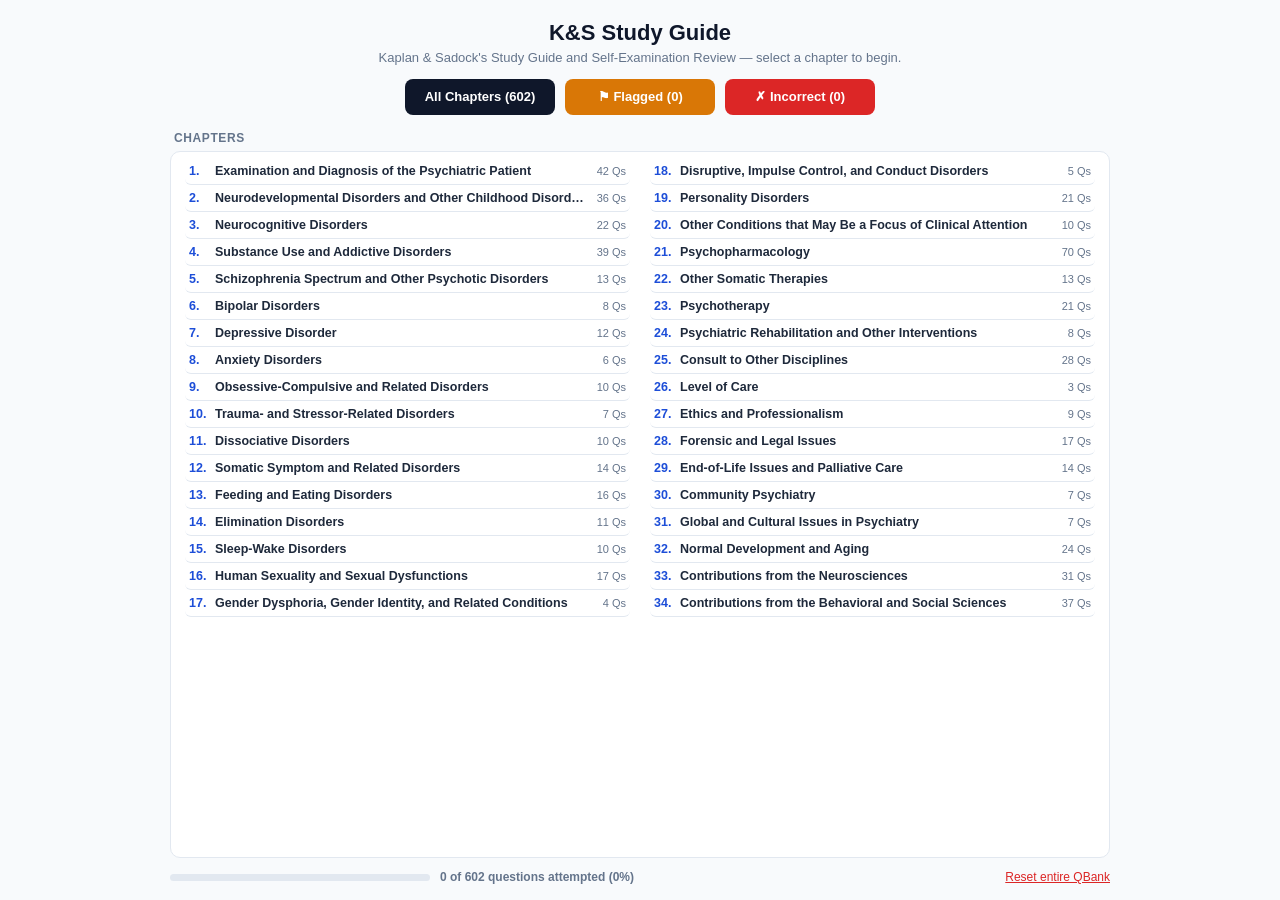
<file: index.html>
<!DOCTYPE html>
<html lang="en">
<head>
<meta charset="UTF-8">
<meta name="viewport" content="width=device-width, initial-scale=1.0">
<meta name="robots" content="noindex, nofollow, noarchive">
<title>K&amp;S Study Guide</title>
<link rel="icon" href="data:image/svg+xml,%3Csvg xmlns='http://www.w3.org/2000/svg' viewBox='0 0 100 100'%3E%3Crect width='100' height='100' rx='18' fill='%230f172a'/%3E%3Ctext x='50' y='64' font-family='Arial, sans-serif' font-size='42' font-weight='700' fill='%232563eb' text-anchor='middle'%3EK%26S%3C/text%3E%3C/svg%3E">
<style>
  :root {
    --blue: #2563eb;
    --blue-dark: #1d4ed8;
    --blue-bg: #eff6ff;
    --green: #16a34a;
    --green-bg: #dcfce7;
    --red: #dc2626;
    --red-bg: #fee2e2;
    --amber: #d97706;
    --amber-bg: #fef3c7;
    --border: #e2e8f0;
    --text: #1e293b;
    --muted: #64748b;
    --bg: #f8fafc;
    --card: #ffffff;
    --navy: #0f172a;
  }
  * { box-sizing: border-box; }
  body {
    margin: 0;
    font-family: -apple-system, BlinkMacSystemFont, "Segoe UI", Roboto, Arial, sans-serif;
    background: var(--bg);
    color: var(--text);
  }
  header {
    background: var(--navy);
    color: white;
    padding: 10px 20px;
    position: sticky;
    top: 0;
    z-index: 20;
  }
  header h1 {
    font-size: 15px;
    margin: 0 0 10px 0;
    font-weight: 700;
    color: #cbd5e1;
    letter-spacing: 0.02em;
  }
  .controls {
    display: flex;
    flex-wrap: wrap;
    gap: 10px;
    align-items: center;
  }
  select, button {
    font: inherit;
    border-radius: 6px;
    border: 1px solid var(--border);
    padding: 7px 12px;
    background: var(--card);
    cursor: pointer;
  }
  select { min-width: 220px; }
  .tab-group, .mode-toggle { display: flex; border-radius: 6px; overflow: hidden; }
  .tab-group button, .mode-toggle button {
    border: none;
    border-radius: 0;
    background: #1e293b;
    color: #cbd5e1;
    font-size: 13px;
    font-weight: 600;
  }
  .tab-group button.active, .mode-toggle button.active {
    background: var(--blue);
    color: white;
  }
  .home-btn {
    background: #1e293b;
    color: #cbd5e1;
    font-size: 13px;
    font-weight: 700;
    border: 1px solid #334155;
  }
  .home-btn:hover { background: #334155; color: white; }
  .search-row { margin-top: 10px; }
  #searchInput {
    flex: 1;
    min-width: 260px;
    max-width: 480px;
    background: #1e293b;
    border: 1px solid #334155;
    color: white;
  }
  #searchInput::placeholder { color: #94a3b8; }
  #clearSearchBtn { background: #1e293b; color: #cbd5e1; border: 1px solid #334155; }
  #clearSearchBtn:hover { background: #334155; color: white; }
  .score-badge {
    margin-left: auto;
    font-size: 13px;
    color: #e2e8f0;
    font-weight: 600;
    white-space: nowrap;
  }
  .qnav {
    display: flex;
    gap: 6px;
    overflow-x: auto;
    padding: 8px 20px;
    background: #1e293b;
    border-bottom: 1px solid #334155;
  }
  .qnav-pill {
    position: relative;
    flex-shrink: 0;
    width: 30px;
    height: 28px;
    border-radius: 5px;
    border: 1px solid #475569;
    background: #334155;
    color: #cbd5e1;
    font-size: 11px;
    font-weight: 700;
    display: flex;
    align-items: center;
    justify-content: center;
    cursor: pointer;
    padding: 0;
  }
  .qnav-pill.current { border-color: white; box-shadow: 0 0 0 2px var(--blue); }
  .qnav-pill.q-correct { background: var(--green); color: white; border-color: var(--green); }
  .qnav-pill.q-incorrect { background: var(--red); color: white; border-color: var(--red); }
  .qnav-pill.q-answered { background: #475569; color: white; }
  .qnav-pill .flag-dot {
    position: absolute;
    top: -3px;
    right: -3px;
    width: 8px;
    height: 8px;
    border-radius: 50%;
    background: var(--amber);
    border: 1px solid #1e293b;
  }
  main {
    max-width: 780px;
    margin: 20px auto;
    padding: 0 16px 90px 16px;
  }
  .progress {
    font-size: 13px;
    color: var(--muted);
    margin-bottom: 8px;
    display: flex;
    justify-content: space-between;
  }
  .card {
    background: var(--card);
    border: 1px solid var(--border);
    border-radius: 12px;
    padding: 24px;
    box-shadow: 0 1px 2px rgba(0,0,0,0.04);
  }
  .card-header {
    display: flex;
    justify-content: space-between;
    align-items: center;
    margin-bottom: 12px;
    gap: 8px;
  }
  .tag {
    display: inline-block;
    font-size: 12px;
    font-weight: 700;
    color: var(--blue-dark);
    background: var(--blue-bg);
    padding: 3px 10px;
    border-radius: 999px;
  }
  .card-header-actions { display: flex; gap: 6px; }
  .icon-btn {
    font-size: 12px;
    padding: 5px 10px;
    background: var(--card);
    border: 1px solid var(--border);
    color: var(--muted);
    border-radius: 6px;
  }
  .icon-btn.flagged { background: var(--amber-bg); border-color: var(--amber); color: var(--amber); font-weight: 700; }
  .icon-btn.retry-btn { color: var(--blue-dark); border-color: var(--blue); font-weight: 700; }
  .question-text {
    font-size: 16px;
    line-height: 1.55;
    margin: 0 0 18px 0;
    white-space: pre-wrap;
  }
  .choices { display: flex; flex-direction: column; gap: 8px; }
  .choice {
    display: flex;
    gap: 12px;
    align-items: center;
    text-align: left;
    border: 1px solid var(--border);
    border-radius: 10px;
    padding: 10px 14px;
    background: var(--card);
    font-size: 14.5px;
    line-height: 1.45;
    color: var(--text);
    width: 100%;
  }
  .choice:hover:not(.locked) { border-color: var(--blue); background: var(--blue-bg); }
  .choice.clickable { cursor: pointer; }
  .choice .letter {
    font-weight: 700;
    color: var(--blue-dark);
    flex-shrink: 0;
    width: 24px;
    height: 24px;
    border-radius: 50%;
    border: 1.5px solid var(--blue-dark);
    display: flex;
    align-items: center;
    justify-content: center;
    font-size: 12px;
  }
  .choice.selected-test { background: var(--blue-bg); border-color: var(--blue); }
  .choice.selected-test .letter { background: var(--blue); color: white; }
  .choice.correct { background: var(--green-bg); border-color: var(--green); }
  .choice.correct .letter { background: var(--green); border-color: var(--green); color: white; }
  .choice.incorrect { background: var(--red-bg); border-color: var(--red); }
  .choice.incorrect .letter { background: var(--red); border-color: var(--red); color: white; }
  .actions {
    margin-top: 18px;
    display: flex;
    gap: 10px;
  }
  .btn-primary {
    background: var(--blue);
    color: white;
    border: none;
    font-weight: 600;
  }
  .btn-primary:hover { background: var(--blue-dark); }
  .btn-secondary { background: var(--card); }
  .btn-danger { background: var(--red); color: white; border: none; font-weight: 600; }
  .answer-panel {
    margin-top: 18px;
    padding-top: 18px;
    border-top: 1px dashed var(--border);
  }
  .answer-panel .result {
    font-weight: 700;
    margin-bottom: 8px;
  }
  .result.correct-result { color: var(--green); }
  .result.incorrect-result { color: var(--red); }
  .explanation {
    font-size: 14.5px;
    line-height: 1.6;
    color: var(--text);
  }
  .test-hint {
    margin-top: 14px;
    font-size: 13px;
    color: var(--muted);
    font-style: italic;
  }
  .bottom-bar {
    position: fixed;
    bottom: 0;
    left: 0;
    right: 0;
    background: var(--navy);
    padding: 10px 20px;
    display: flex;
    gap: 10px;
    justify-content: center;
    z-index: 20;
  }
  .bottom-bar button {
    background: #1e293b;
    color: white;
    border: 1px solid #334155;
    min-width: 120px;
  }
  .bottom-bar button:hover { background: #334155; }
  .bottom-bar .finish-btn { background: var(--blue); border-color: var(--blue); }
  .bottom-bar .finish-btn:hover { background: var(--blue-dark); }
  .empty-state, .summary-panel {
    background: var(--card);
    border: 1px solid var(--border);
    border-radius: 12px;
    padding: 32px 24px;
    text-align: center;
  }
  .summary-panel h2 { margin-top: 0; }
  .summary-stats {
    display: flex;
    justify-content: center;
    gap: 24px;
    margin: 20px 0;
    flex-wrap: wrap;
  }
  .summary-stat { min-width: 90px; }
  .summary-stat .num { font-size: 28px; font-weight: 800; }
  .summary-stat .label { font-size: 12px; color: var(--muted); text-transform: uppercase; letter-spacing: 0.04em; }
  .summary-stat.correct .num { color: var(--green); }
  .summary-stat.incorrect .num { color: var(--red); }
  .summary-stat.omitted .num { color: var(--muted); }
  .missed-chips {
    display: flex;
    flex-wrap: wrap;
    gap: 6px;
    justify-content: center;
    margin: 16px 0;
  }
  .missed-chip {
    background: var(--red-bg);
    color: var(--red);
    border: 1px solid var(--red);
    border-radius: 6px;
    padding: 4px 9px;
    font-size: 12.5px;
    font-weight: 600;
  }
  .summary-actions {
    display: flex;
    gap: 10px;
    justify-content: center;
    flex-wrap: wrap;
    margin-top: 18px;
  }
  footer {
    text-align: center;
    font-size: 12px;
    color: var(--muted);
    padding: 20px;
  }
  .reset-links { display: flex; gap: 14px; }
  .reset-link {
    background: none;
    border: none;
    color: var(--muted);
    text-decoration: underline;
    padding: 0;
    font-size: 12px;
  }
  .reset-link-danger { color: var(--red); }
  #homeBtn {
    background: none;
    border: none;
    padding: 0;
    color: #cbd5e1;
    font-size: 15px;
    font-weight: 700;
    letter-spacing: 0.02em;
    cursor: pointer;
  }
  #homeBtn:hover { color: white; text-decoration: underline; }
  #landingScreen {
    max-width: 980px;
    margin: 0 auto;
    height: 100vh;
    padding: 20px 20px 16px 20px;
    display: flex;
    flex-direction: column;
  }
  .landing-hero { text-align: center; margin-bottom: 14px; flex-shrink: 0; }
  .landing-hero h1 {
    font-size: 22px;
    margin: 0 0 4px 0;
    color: var(--navy);
  }
  .landing-hero p {
    color: var(--muted);
    font-size: 13px;
    margin: 0;
  }
  .landing-quick-links {
    display: flex;
    gap: 10px;
    justify-content: center;
    flex-wrap: wrap;
    margin-bottom: 16px;
    flex-shrink: 0;
  }
  .landing-quick-card {
    background: var(--navy);
    color: white;
    border: none;
    border-radius: 8px;
    padding: 8px 20px;
    font-size: 13px;
    font-weight: 700;
    cursor: pointer;
    min-width: 150px;
    line-height: 1.5;
  }
  .landing-quick-card:hover { background: #1e293b; }
  .landing-quick-card.flag-card { background: var(--amber); }
  .landing-quick-card.flag-card:hover { background: #b45309; }
  .landing-quick-card.incorrect-card { background: var(--red); }
  .landing-quick-card.incorrect-card:hover { background: #b91c1c; }
  .landing-section-label {
    font-size: 12px;
    font-weight: 700;
    text-transform: uppercase;
    letter-spacing: 0.05em;
    color: var(--muted);
    margin: 0 0 6px 4px;
    flex-shrink: 0;
  }
  .landing-list-wrap {
    flex: 1;
    min-height: 0;
    overflow-y: auto;
    background: var(--card);
    border: 1px solid var(--border);
    border-radius: 10px;
    padding: 6px 14px;
  }
  .landing-list {
    columns: 2;
    column-gap: 20px;
  }
  .landing-row {
    display: flex;
    align-items: center;
    gap: 8px;
    width: 100%;
    text-align: left;
    background: none;
    border: none;
    border-bottom: 1px solid var(--border);
    padding: 6px 4px;
    cursor: pointer;
    break-inside: avoid;
    font-size: 12.5px;
  }
  .landing-row:hover { background: var(--blue-bg); }
  .landing-row .ch-num {
    font-weight: 700;
    color: var(--blue-dark);
    flex-shrink: 0;
    width: 18px;
  }
  .landing-row .ch-title {
    flex: 1;
    color: var(--text);
    font-weight: 600;
    overflow: hidden;
    text-overflow: ellipsis;
    white-space: nowrap;
    min-width: 0;
  }
  .landing-row .ch-meta {
    color: var(--muted);
    font-size: 11px;
    flex-shrink: 0;
    white-space: nowrap;
  }
  .landing-row .ch-meta .stat-correct { color: var(--green); font-weight: 700; }
  .landing-row .ch-meta .stat-incorrect { color: var(--red); font-weight: 700; }
  .landing-footer {
    display: flex;
    align-items: center;
    justify-content: space-between;
    gap: 16px;
    margin-top: 12px;
    flex-shrink: 0;
  }
  .landing-progress {
    display: flex;
    align-items: center;
    gap: 10px;
    flex: 1;
    min-width: 0;
  }
  .landing-progress-bar {
    flex: 1;
    max-width: 260px;
    height: 7px;
    border-radius: 999px;
    background: var(--border);
    overflow: hidden;
  }
  .landing-progress-fill {
    height: 100%;
    background: var(--blue);
    border-radius: 999px;
  }
  .landing-progress-text {
    font-size: 12px;
    color: var(--muted);
    white-space: nowrap;
    font-weight: 600;
  }
  #studyScreen { display: none; }
</style>
</head>
<body>
<div id="landingScreen"></div>
<div id="studyScreen">
<header>
  <h1>K&amp;S Study Guide</h1>
  <div class="controls">
    <button type="button" id="homeBtn" class="home-btn" title="Back to chapter selection">&#8962; Home</button>
    <select id="chapterSelect"></select>
    <div class="tab-group">
      <button id="viewStudyBtn" data-view="study">Study</button>
      <button id="viewFlaggedBtn" data-view="flagged">Flagged (<span id="flaggedCount">0</span>)</button>
      <button id="viewIncorrectBtn" data-view="incorrect">Incorrect (<span id="incorrectCount">0</span>)</button>
    </div>
    <div class="mode-toggle">
      <button id="modeQuizBtn" data-mode="quiz">Quiz</button>
      <button id="modeTestBtn" data-mode="test">Test</button>
      <button id="modeBrowseBtn" data-mode="browse">Browse</button>
    </div>
    <span class="score-badge" id="scoreBadge"></span>
  </div>
  <div class="controls search-row">
    <input type="search" id="searchInput" placeholder="Search questions, choices, or explanations...">
    <button type="button" id="clearSearchBtn" class="btn-secondary" style="display:none">&times; Clear</button>
  </div>
</header>
<div class="qnav" id="qnav"></div>
<main>
  <div class="progress">
    <span id="progressText"></span>
    <span class="reset-links">
      <button class="reset-link" id="resetSectionBtn" title="Clear answers, flags, and incorrect records for the questions currently shown">Reset this section</button>
      <button class="reset-link reset-link-danger" id="resetAllBtn" title="Clear all quiz/test answers, flags, and incorrect records for the entire question bank">Reset entire QBank</button>
    </span>
  </div>
  <div id="content"></div>
</main>
<div class="bottom-bar">
  <button id="prevBtn">&larr; Previous</button>
  <button id="finishTestBtn" class="finish-btn" style="display:none">Finish Test</button>
  <button id="nextBtn">Next &rarr;</button>
</div>
<footer>
  602 questions, answers, and explanations extracted directly from Kaplan &amp; Sadock's Study Guide and Self-Examination Review — for personal study use.
</footer>
</div>
<script src="data.js?v=3"></script>
<script src="app.js?v=3"></script>
</body>
</html>
</file>
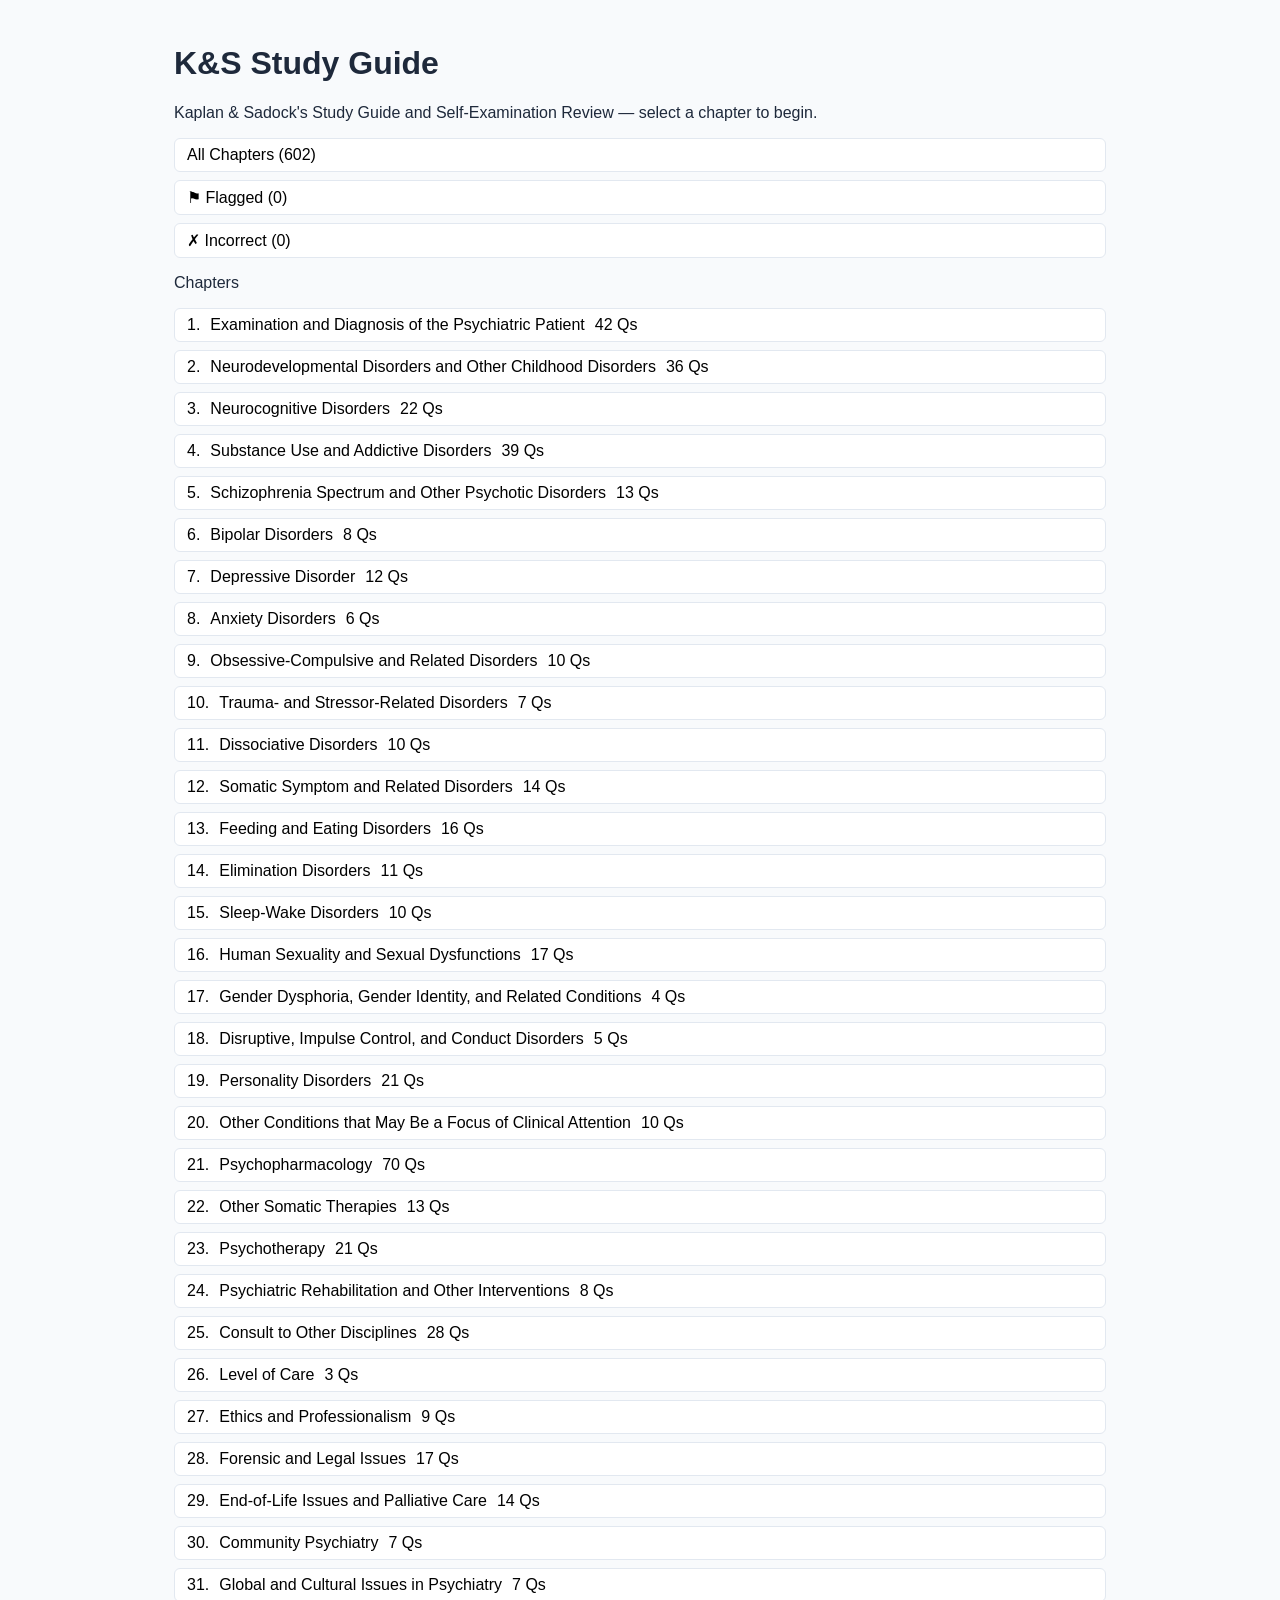
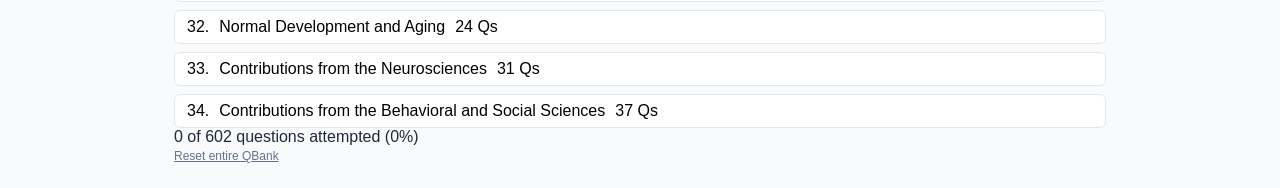
<file: boards-study.html>
<!DOCTYPE html>
<html lang="en">
<head>
  <meta charset="UTF-8">
  <meta name="viewport" content="width=device-width, initial-scale=1.0">
  <meta name="robots" content="noindex, nofollow, noarchive">
  <meta name="referrer" content="strict-origin-when-cross-origin">
  <title>Psychiatry Board Practice Set</title>
  <link rel="stylesheet" href="./study-shell.css?v=1">
</head>
<body>
  <div id="landingScreen"></div>
  <div id="studyScreen">
    <header>
      <h1>Psychiatry Board Practice</h1>
      <div class="controls">
        <button type="button" id="homeBtn" class="home-btn" title="Back to chapter selection">⌂ Home</button>
        <select id="chapterSelect"></select>
        <div class="tab-group">
          <button id="viewStudyBtn" data-view="study">Study</button>
          <button id="viewFlaggedBtn" data-view="flagged">Flagged (<span id="flaggedCount">0</span>)</button>
          <button id="viewIncorrectBtn" data-view="incorrect">Incorrect (<span id="incorrectCount">0</span>)</button>
        </div>
        <div class="mode-toggle">
          <button id="modeQuizBtn" data-mode="quiz">Quiz</button>
          <button id="modeTestBtn" data-mode="test">Test</button>
          <button id="modeBrowseBtn" data-mode="browse">Browse</button>
        </div>
        <span class="score-badge" id="scoreBadge"></span>
      </div>
      <div class="controls search-row">
        <input type="search" id="searchInput" placeholder="Search questions, choices, or explanations...">
        <button type="button" id="clearSearchBtn" class="btn-secondary" style="display:none">× Clear</button>
      </div>
    </header>
    <div class="qnav" id="qnav"></div>
    <main>
      <div class="progress">
        <span id="progressText"></span>
        <span class="reset-links">
          <button class="reset-link" id="resetSectionBtn">Reset this section</button>
          <button class="reset-link" id="resetAllBtn">Reset entire QBank</button>
        </span>
      </div>
      <div id="content"></div>
    </main>
    <div class="bottom-bar">
      <button id="prevBtn">← Previous</button>
      <button id="finishTestBtn" class="finish-btn" style="display:none">Finish Test</button>
      <button id="nextBtn">Next →</button>
    </div>
    <footer>Personal ABPN study runtime. Original and supplemental content remain visibly attributed.</footer>
  </div>
  <script src="./boards-config.js?v=4"></script>
  <script src="./data.js?v=3"></script>
  <script src="./generated/ks-psychiatry-core-content.js?v=1"></script>
  <script src="./boards-content-provenance.js?v=1"></script>
  <script src="./app.js?v=3"></script>
  <script src="./boards-provenance-ui.js?v=1"></script>
</body>
</html>
</file>
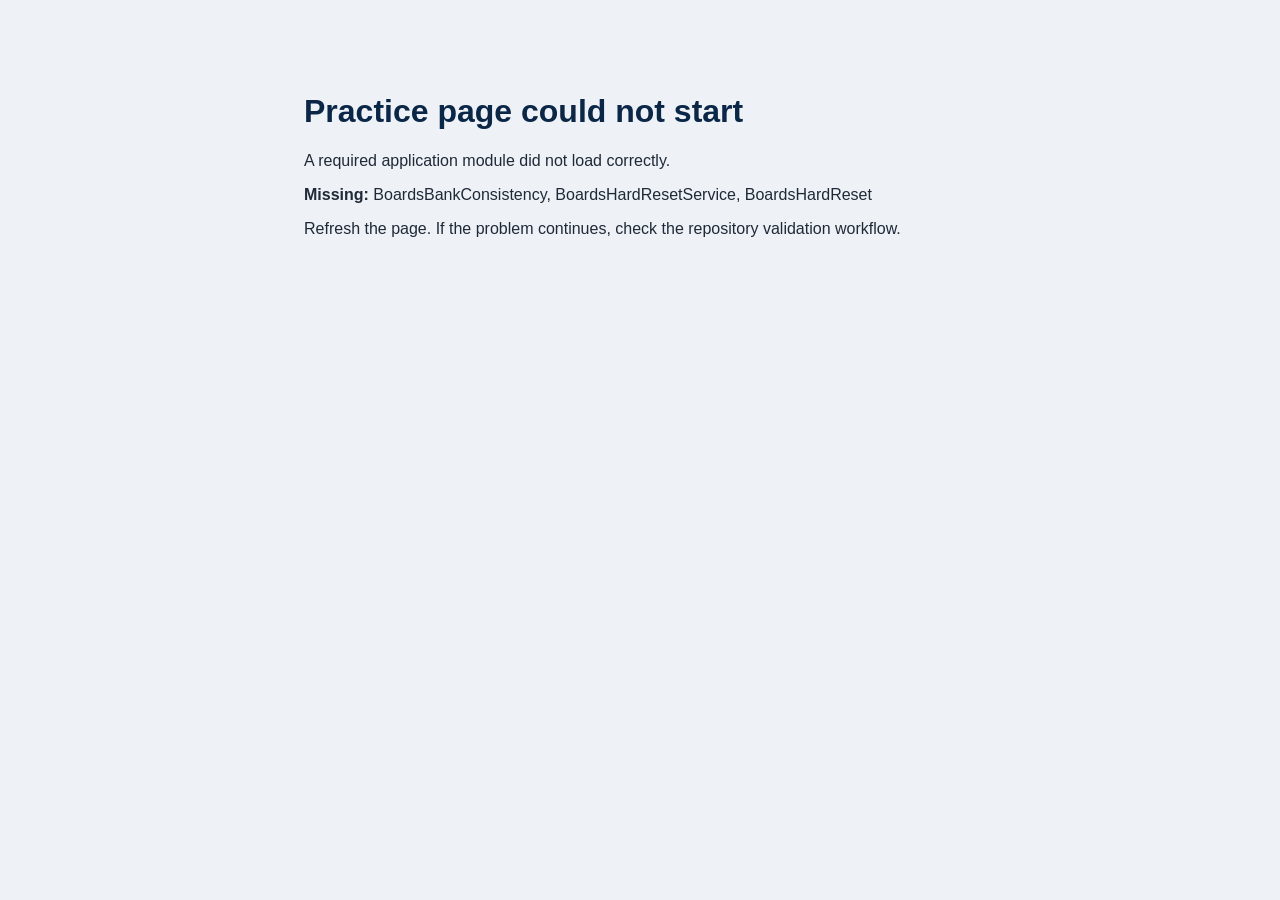
<file: boards.html>
<!DOCTYPE html>
<html lang="en">
<head>
  <meta charset="UTF-8">
  <meta name="viewport" content="width=device-width, initial-scale=1.0">
  <meta name="robots" content="noindex, nofollow, noarchive">
  <meta name="referrer" content="strict-origin-when-cross-origin">
  <title>ABPN Psychiatry Study</title>
  <link rel="stylesheet" href="./styles/tokens.css?v=1">
  <link rel="stylesheet" href="./boards-shell.css?v=4">
  <link rel="stylesheet" href="./styles/ui-foundation.css?v=2">
  <link rel="stylesheet" href="./styles/feature-panels.css?v=1">
  <link rel="stylesheet" href="./styles/device-sync.css?v=4">
  <link rel="stylesheet" href="./boards-analytics.css?v=4">
  <link rel="stylesheet" href="./boards-builder.css?v=2">
</head>
<body>
  <div id="dashboardScreen" class="dashboard-screen">
    <header class="dashboard-topbar">
      <div>
        <div class="dashboard-eyebrow">ABPN PSYCHIATRY STUDY SITE</div>
        <h1>ABPN Psychiatry Study</h1>
      </div>
      <div class="dashboard-top-actions">
        <a href="./index.html" class="text-link">Original study guide</a>
      </div>
    </header>

    <main class="dashboard-main">
      <section class="welcome-row">
        <div>
          <h2>Study dashboard</h2>
          <p>Choose a question bank, create or resume a practice set, and review your progress across the ABPN study site.</p>
        </div>
        <div class="dashboard-region dashboard-region-welcome-tools" data-dashboard-region="welcome-tools"></div>
      </section>

      <section id="summaryStats" class="summary-stats" aria-label="Question bank statistics"></section>

      <section id="deviceSyncCard" class="device-sync-card dashboard-card" aria-labelledby="deviceSyncTitle">
        <div class="device-sync-heading">
          <div>
            <div class="card-kicker">DEVICE SYNC</div>
            <h3 id="deviceSyncTitle">Keep your newest progress on every device</h3>
            <p>The app securely compares this browser with your private Google Drive copy and uses the clearly newer one.</p>
          </div>
          <div id="deviceSyncStatus" class="device-sync-status neutral" aria-live="polite">Not connected</div>
        </div>
        <div id="deviceSyncMessage" class="device-sync-message" aria-live="polite">
          <strong>Connect to check your saved progress</strong>
          <span>Nothing is replaced until the comparison is complete.</span>
        </div>
        <div class="device-sync-single-action">
          <button type="button" id="deviceSyncNow" class="primary-button">Connect and sync</button>
          <div id="deviceSyncLastSync" class="field-help">No completed sync recorded on this browser.</div>
        </div>
      </section>

      <section class="dashboard-grid">
        <div class="dashboard-column">
          <article id="resumeCard" class="dashboard-card resume-card"></article>

          <article class="dashboard-card">
            <div class="card-heading-row">
              <div>
                <div class="card-kicker">CREATE</div>
                <h3>New practice set</h3>
              </div>
            </div>

            <div class="dashboard-region dashboard-region-practice-builder" data-dashboard-region="practice-builder"></div>

            <div class="form-section">
              <label class="field-label" for="questionCount">Number of questions</label>
              <div class="number-row">
                <input id="questionCount" type="number" min="1" max="602" value="40">
                <span id="questionRangeText">of 602 available</span>
              </div>
            </div>

            <div class="form-section">
              <div class="field-label">Mode</div>
              <div class="option-grid" id="modeOptions">
                <button type="button" class="option-card selected" data-mode="test">
                  <span class="option-title">Test mode</span>
                  <span class="option-copy">Answers and explanations stay hidden until you submit.</span>
                </button>
                <button type="button" class="option-card" data-mode="quiz">
                  <span class="option-title">Tutor mode</span>
                  <span class="option-copy">See the answer and explanation immediately.</span>
                </button>
              </div>
            </div>

            <div class="form-section" id="timingSection">
              <div class="field-label">Timing</div>
              <div class="segmented-control" id="timingOptions">
                <button type="button" class="segment selected" data-timing="timed">Timed</button>
                <button type="button" class="segment" data-timing="untimed">Untimed</button>
              </div>
              <div id="timerFields" class="timer-fields">
                <label>Hours<input id="timerHours" type="number" min="0" max="99" value="0"></label>
                <label>Minutes<input id="timerMinutes" type="number" min="0" max="59" value="47"></label>
                <label>Seconds<input id="timerSeconds" type="number" min="0" max="59" value="4"></label>
                <button type="button" id="boardPaceBtn" class="secondary-button">Use board pace</button>
              </div>
              <p class="field-help">The countdown is displayed continuously as hours:minutes:seconds.</p>
            </div>

            <button type="button" id="startNewSetBtn" class="primary-button full-width">Start randomized set</button>
          </article>

          <article class="dashboard-card">
            <div class="card-heading-row">
              <div>
                <div class="card-kicker">REVIEW</div>
                <h3>Focused practice</h3>
              </div>
            </div>
            <div class="review-actions">
              <button type="button" id="reviewIncorrectBtn" class="review-button">
                <span>Incorrect questions</span><strong id="reviewIncorrectCount">0</strong>
              </button>
              <button type="button" id="reviewFlaggedBtn" class="review-button">
                <span>Flagged questions</span><strong id="reviewFlaggedCount">0</strong>
              </button>
            </div>
          </article>
        </div>

        <div class="dashboard-column dashboard-column-wide">
          <article class="dashboard-card bank-card">
            <div class="card-heading-row bank-heading">
              <div>
                <div class="card-kicker">QUESTION BANK</div>
                <h3>All question statuses</h3>
                <p>Every question is shown below. Colors indicate your latest recorded result; the gold corner marks a flag.</p>
              </div>
            </div>
            <div id="bankLegend" class="bank-legend"></div>
            <div id="bankFilters" class="bank-filters"></div>
            <div id="bankGrid" class="bank-grid" aria-label="All question statuses"></div>
          </article>
          <section class="dashboard-region dashboard-region-stack" data-dashboard-region="analytics" aria-label="Analytics and test history"></section>
          <section class="dashboard-region dashboard-region-stack" data-dashboard-region="data-tools" aria-label="Data and recovery tools"></section>
        </div>
      </section>
    </main>

    <footer class="dashboard-footer">Unofficial personal study tool. Not produced or endorsed by ABPN or UWorld.</footer>
  </div>

  <div id="examScreen" class="exam-screen" hidden>
    <div id="examLoading" class="exam-loading">Opening your practice set…</div>
    <iframe id="examFrame" title="ABPN Psychiatry Practice Exam"></iframe>
  </div>

  <script src="https://accounts.google.com/gsi/client" async defer></script>
  <script src="./boards-config.js?v=6"></script>
  <script src="./data.js?v=3"></script>
  <script src="./generated/question-bank-catalog.js?v=1"></script>
  <script src="./questions-global.js?v=2"></script>
  <script src="./boards-site-identity.js?v=1"></script>
  <script src="./boards-store.js?v=2"></script>
  <script src="./boards-core.js?v=5"></script>
  <script src="./ui/dashboard-registry.js?v=1"></script>
  <script src="./ui/panel-templates.js?v=1"></script>
  <script src="./ui/dashboard-views.js?v=2"></script>
  <script src="./boards-dashboard.js?v=4"></script>
  <script src="./boards-exam-countdown.js?v=2"></script>
  <script src="./boards-exam-v2.js?v=4"></script>
  <script src="./boards-analytics.js?v=5"></script>
  <script src="./boards-builder.js?v=3"></script>
  <script src="./boards-nav-status.js?v=1"></script>
  <script src="./boards-maintenance.js?v=2"></script>
  <script src="./boards-safety.js?v=1"></script>
  <script src="./boards-question-bank-model.js?v=2"></script>
  <script src="./boards-bank-consistency.js?v=1"></script>
  <script src="./boards-visible-drive-client.js?v=2"></script>
  <script src="./boards-vault-bank-scope.js?v=1"></script>
  <script src="./boards-drive-backup.js?v=5"></script>
  <script src="./boards-device-sync.js?v=4"></script>
  <script src="./boards-question-vault.js?v=3"></script>
  <script src="./boards-hard-reset-service.js?v=1"></script>
  <script src="./boards-hard-reset-controller.js?v=1"></script>
  <script src="./boards-init.js?v=6"></script>
</body>
</html>
</file>
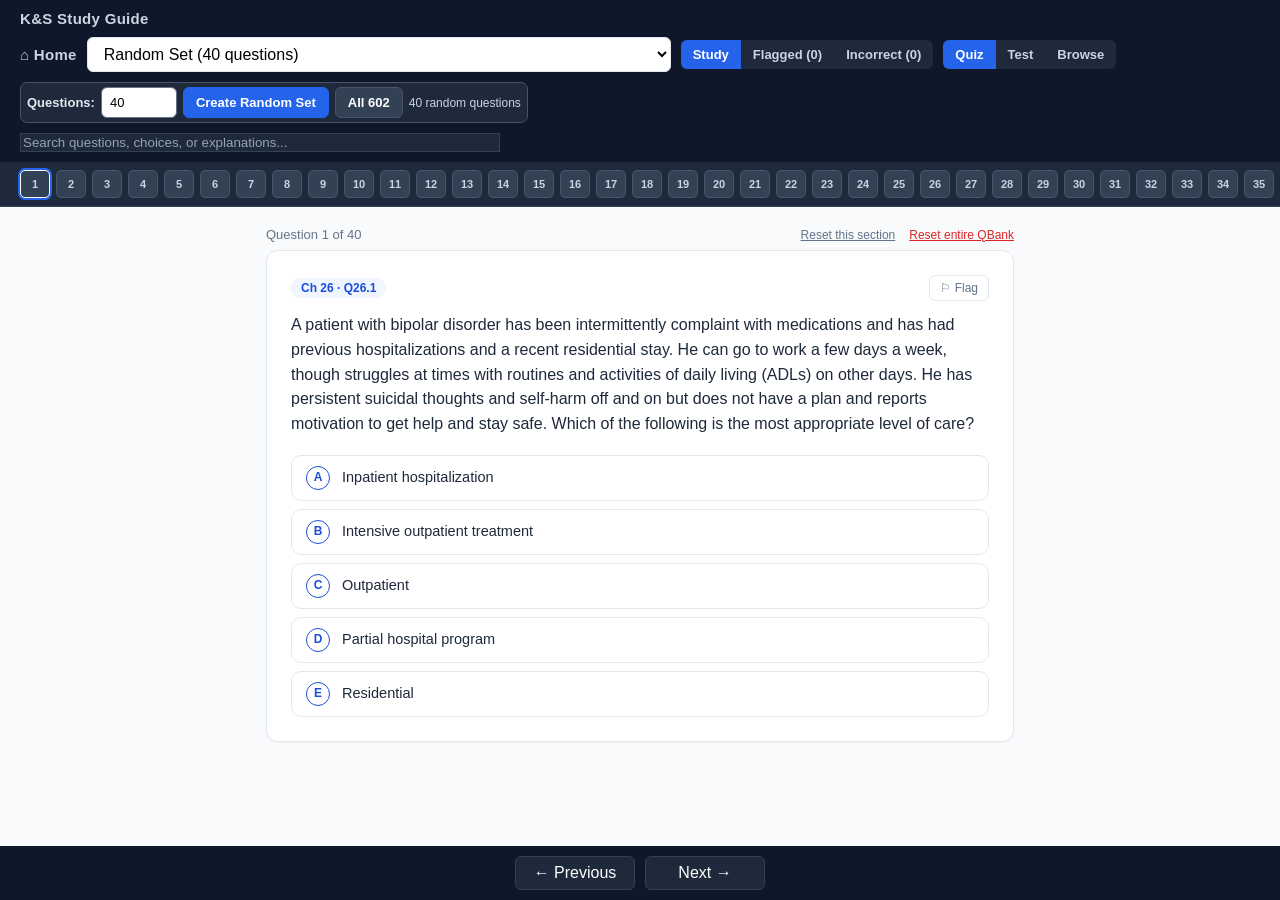
<file: random.html>
<!DOCTYPE html>
<html lang="en">
<head>
  <meta charset="UTF-8">
  <meta name="viewport" content="width=device-width, initial-scale=1.0">
  <meta name="robots" content="noindex, nofollow, noarchive">
  <title>Randomized K&amp;S Study Guide</title>
  <style>
    html, body {
      width: 100%;
      height: 100%;
      margin: 0;
      overflow: hidden;
      font-family: -apple-system, BlinkMacSystemFont, "Segoe UI", Roboto, Arial, sans-serif;
      background: #f8fafc;
    }
    #loading {
      position: fixed;
      inset: 0;
      display: flex;
      align-items: center;
      justify-content: center;
      color: #1e293b;
      font-size: 16px;
      font-weight: 600;
    }
    #studyFrame {
      display: none;
      width: 100%;
      height: 100%;
      border: 0;
    }
  </style>
</head>
<body>
  <div id="loading">Opening your randomized study guide…</div>
  <iframe id="studyFrame" src="./index.html" title="Randomized K&S Study Guide"></iframe>

  <script>
    const frame = document.getElementById('studyFrame');
    const loading = document.getElementById('loading');

    frame.addEventListener('load', () => {
      try {
        const doc = frame.contentDocument;
        const injectedScript = doc.createElement('script');

        injectedScript.textContent = `
          (function () {
            const RANDOM_IDS_KEY = 'ksRandomQuestionIdsV2';
            const RANDOM_COUNT_KEY = 'ksRandomQuestionCountV2';
            const fullQuestionBank = QUESTIONS.slice();
            const fullQuestionMap = new Map(fullQuestionBank.map(function (q) { return [q.id, q]; }));

            function clampCount(value) {
              const parsed = Number.parseInt(value, 10);
              if (!Number.isFinite(parsed)) return 40;
              return Math.max(1, Math.min(fullQuestionBank.length, parsed));
            }

            function shuffledCopy(list) {
              const copy = list.slice();
              for (let i = copy.length - 1; i > 0; i--) {
                const j = Math.floor(Math.random() * (i + 1));
                const temporary = copy[i];
                copy[i] = copy[j];
                copy[j] = temporary;
              }
              return copy;
            }

            function readSavedIds(expectedCount) {
              try {
                const saved = JSON.parse(localStorage.getItem(RANDOM_IDS_KEY) || '[]');
                if (!Array.isArray(saved) || saved.length !== expectedCount) return null;
                if (!saved.every(function (id) { return fullQuestionMap.has(id); })) return null;
                return saved;
              } catch (error) {
                return null;
              }
            }

            function applyRandomSet(count, makeNewSet) {
              const safeCount = clampCount(count);
              let selectedIds = makeNewSet ? null : readSavedIds(safeCount);

              if (!selectedIds) {
                selectedIds = shuffledCopy(fullQuestionBank)
                  .slice(0, safeCount)
                  .map(function (q) { return q.id; });
                localStorage.setItem(RANDOM_IDS_KEY, JSON.stringify(selectedIds));
              }

              localStorage.setItem(RANDOM_COUNT_KEY, String(safeCount));

              const selectedQuestions = selectedIds
                .map(function (id) { return fullQuestionMap.get(id); })
                .filter(Boolean);

              QUESTIONS.splice(0, QUESTIONS.length);
              selectedQuestions.forEach(function (q) { QUESTIONS.push(q); });

              const chapterSelect = document.getElementById('chapterSelect');
              if (chapterSelect) {
                const allOption = chapterSelect.querySelector('option[value="all"]');
                if (allOption) allOption.textContent = 'Random Set (' + selectedQuestions.length + ' questions)';
                chapterSelect.value = 'all';
                chapterSelect.dispatchEvent(new Event('change'));
              }

              const countInput = document.getElementById('randomQuestionCount');
              if (countInput) countInput.value = String(safeCount);

              const status = document.getElementById('randomSetStatus');
              if (status) status.textContent = selectedQuestions.length + ' random questions';
            }

            function addRandomSetControls() {
              const controls = document.querySelector('header .controls');
              if (!controls || document.getElementById('randomSetControls')) return;

              const group = document.createElement('div');
              group.id = 'randomSetControls';
              group.style.display = 'flex';
              group.style.alignItems = 'center';
              group.style.gap = '6px';
              group.style.flexWrap = 'wrap';
              group.style.padding = '4px 6px';
              group.style.border = '1px solid #475569';
              group.style.borderRadius = '7px';
              group.style.background = '#1e293b';

              const label = document.createElement('label');
              label.htmlFor = 'randomQuestionCount';
              label.textContent = 'Questions:';
              label.style.color = '#e2e8f0';
              label.style.fontSize = '13px';
              label.style.fontWeight = '700';

              const input = document.createElement('input');
              input.id = 'randomQuestionCount';
              input.type = 'number';
              input.min = '1';
              input.max = String(fullQuestionBank.length);
              input.step = '1';
              input.value = String(clampCount(localStorage.getItem(RANDOM_COUNT_KEY) || '40'));
              input.title = 'Choose any number from 1 to ' + fullQuestionBank.length;
              input.style.width = '76px';
              input.style.padding = '7px 8px';
              input.style.borderRadius = '6px';
              input.style.border = '1px solid #64748b';
              input.style.fontSize = '13px';

              const createButton = document.createElement('button');
              createButton.type = 'button';
              createButton.id = 'createRandomSetBtn';
              createButton.textContent = 'Create Random Set';
              createButton.title = 'Choose a new random group of questions';
              createButton.style.background = '#2563eb';
              createButton.style.color = 'white';
              createButton.style.border = '1px solid #2563eb';
              createButton.style.fontSize = '13px';
              createButton.style.fontWeight = '700';

              const allButton = document.createElement('button');
              allButton.type = 'button';
              allButton.id = 'useAllQuestionsBtn';
              allButton.textContent = 'All ' + fullQuestionBank.length;
              allButton.title = 'Use every question in a new random order';
              allButton.style.background = '#334155';
              allButton.style.color = 'white';
              allButton.style.border = '1px solid #475569';
              allButton.style.fontSize = '13px';
              allButton.style.fontWeight = '700';

              const status = document.createElement('span');
              status.id = 'randomSetStatus';
              status.style.color = '#cbd5e1';
              status.style.fontSize = '12px';
              status.style.whiteSpace = 'nowrap';

              function createSetFromInput() {
                const count = clampCount(input.value);
                input.value = String(count);
                applyRandomSet(count, true);
              }

              createButton.addEventListener('click', createSetFromInput);
              input.addEventListener('keydown', function (event) {
                if (event.key === 'Enter') createSetFromInput();
              });
              allButton.addEventListener('click', function () {
                input.value = String(fullQuestionBank.length);
                applyRandomSet(fullQuestionBank.length, true);
              });

              group.appendChild(label);
              group.appendChild(input);
              group.appendChild(createButton);
              group.appendChild(allButton);
              group.appendChild(status);

              const scoreBadge = document.getElementById('scoreBadge');
              controls.insertBefore(group, scoreBadge || null);
            }

            addRandomSetControls();

            const startingCount = clampCount(localStorage.getItem(RANDOM_COUNT_KEY) || '40');
            applyRandomSet(startingCount, false);

            const allQuestionsButton = document.getElementById('landingAllBtn');
            if (allQuestionsButton) allQuestionsButton.click();
          })();
        `;

        doc.body.appendChild(injectedScript);
        loading.style.display = 'none';
        frame.style.display = 'block';
      } catch (error) {
        loading.textContent = 'The randomized study guide could not be opened. Please refresh the page.';
        console.error(error);
      }
    });
  </script>
</body>
</html>
</file>
<file: study-shell.css>
:root{--blue:#2563eb;--blue-dark:#1d4ed8;--blue-bg:#eff6ff;--green:#16a34a;--green-bg:#dcfce7;--red:#dc2626;--red-bg:#fee2e2;--amber:#d97706;--amber-bg:#fef3c7;--border:#e2e8f0;--text:#1e293b;--muted:#64748b;--bg:#f8fafc;--card:#fff;--navy:#0f172a}*{box-sizing:border-box}body{margin:0;font-family:-apple-system,BlinkMacSystemFont,"Segoe UI",Roboto,Arial,sans-serif;background:var(--bg);color:var(--text)}header{background:var(--navy);color:#fff;padding:10px 20px;position:sticky;top:0;z-index:20}header h1{font-size:15px;margin:0 0 10px;font-weight:700;color:#cbd5e1}.controls{display:flex;flex-wrap:wrap;gap:10px;align-items:center}select,button,input{font:inherit}select,button{border-radius:6px;border:1px solid var(--border);padding:7px 12px;background:var(--card);cursor:pointer}select{min-width:220px}.tab-group,.mode-toggle{display:flex;border-radius:6px;overflow:hidden}.tab-group button,.mode-toggle button{border:none;border-radius:0;background:#1e293b;color:#cbd5e1;font-size:13px;font-weight:600}.tab-group button.active,.mode-toggle button.active{background:var(--blue);color:#fff}.home-btn{background:#1e293b;color:#cbd5e1;font-size:13px;font-weight:700;border:1px solid #334155}.search-row{margin-top:10px}#searchInput{flex:1;min-width:260px;max-width:480px;background:#1e293b;border:1px solid #334155;color:#fff;padding:8px 10px;border-radius:6px}.score-badge{margin-left:auto;font-size:13px;color:#e2e8f0;font-weight:600;white-space:nowrap}.qnav{display:flex;gap:6px;overflow-x:auto;padding:8px 20px;background:#1e293b;border-bottom:1px solid #334155}.qnav-pill{position:relative;flex-shrink:0;width:30px;height:28px;border-radius:5px;border:1px solid #475569;background:#334155;color:#cbd5e1;font-size:11px;font-weight:700;display:flex;align-items:center;justify-content:center;padding:0}.qnav-pill.current{border-color:#fff;box-shadow:0 0 0 2px var(--blue)}.qnav-pill.q-correct{background:var(--green);color:#fff;border-color:var(--green)}.qnav-pill.q-incorrect,.qnav-pill.q-omitted{background:var(--red);color:#fff;border-color:var(--red)}.qnav-pill.q-answered{background:#2563eb;color:#fff;border-color:#2563eb}.flag-dot{position:absolute;top:-3px;right:-3px;width:8px;height:8px;border-radius:50%;background:var(--amber);border:1px solid #1e293b}main{max-width:780px;margin:20px auto;padding:0 16px 90px}.progress{font-size:13px;color:var(--muted);margin-bottom:8px;display:flex;justify-content:space-between}.card{background:var(--card);border:1px solid var(--border);border-radius:12px;padding:24px;box-shadow:0 1px 2px rgba(0,0,0,.04)}.card-header{display:flex;justify-content:space-between;align-items:center;margin-bottom:12px;gap:8px}.tag{display:inline-block;font-size:12px;font-weight:700;color:var(--blue-dark);background:var(--blue-bg);padding:3px 10px;border-radius:999px}.card-header-actions{display:flex;gap:6px}.icon-btn{font-size:12px;padding:5px 10px;background:var(--card);border:1px solid var(--border);color:var(--muted);border-radius:6px}.icon-btn.flagged{background:var(--amber-bg);border-color:var(--amber);color:var(--amber);font-weight:700}.question-text{font-size:16px;line-height:1.55;margin:0 0 18px;white-space:pre-wrap}.choices{display:flex;flex-direction:column;gap:8px}.choice{display:flex;gap:12px;align-items:center;text-align:left;border:1px solid var(--border);border-radius:10px;padding:10px 14px;background:var(--card);font-size:14.5px;line-height:1.45;color:var(--text);width:100%}.choice:hover:not(.locked){border-color:var(--blue);background:var(--blue-bg)}.choice.clickable{cursor:pointer}.choice .letter{font-weight:700;color:var(--blue-dark);flex-shrink:0;width:24px;height:24px;border-radius:50%;border:1.5px solid var(--blue-dark);display:flex;align-items:center;justify-content:center;font-size:12px}.choice.selected-test{background:var(--blue-bg);border-color:var(--blue)}.choice.selected-test .letter{background:var(--blue);color:#fff}.choice.correct{background:var(--green-bg);border-color:var(--green)}.choice.correct .letter{background:var(--green);border-color:var(--green);color:#fff}.choice.incorrect{background:var(--red-bg);border-color:var(--red)}.choice.incorrect .letter{background:var(--red);border-color:var(--red);color:#fff}.answer-panel{margin-top:18px;padding-top:18px;border-top:1px dashed var(--border)}.answer-panel .result{font-weight:700;margin-bottom:8px}.correct-result{color:var(--green)}.incorrect-result{color:var(--red)}.explanation{font-size:14.5px;line-height:1.6}.bottom-bar{position:fixed;bottom:0;left:0;right:0;background:var(--navy);padding:10px 20px;display:flex;gap:10px;justify-content:center;z-index:20}.bottom-bar button{background:#1e293b;color:#fff;border:1px solid #334155;min-width:120px}.bottom-bar .finish-btn{background:var(--blue);border-color:var(--blue)}.empty-state,.summary-panel{background:var(--card);border:1px solid var(--border);border-radius:12px;padding:32px 24px;text-align:center}.summary-stats{display:flex;justify-content:center;gap:24px;margin:20px 0;flex-wrap:wrap}.summary-stat .num{font-size:28px;font-weight:800}.summary-actions,.actions{display:flex;gap:10px;justify-content:center;flex-wrap:wrap;margin-top:18px}.btn-primary{background:var(--blue);color:#fff;border:none;font-weight:600}.btn-secondary{background:var(--card)}.reset-links{display:flex;gap:14px}.reset-link{background:none;border:none;color:var(--muted);text-decoration:underline;padding:0;font-size:12px}#landingScreen{max-width:980px;margin:0 auto;padding:24px}.landing-list,.landing-quick-links{display:grid;gap:8px}.landing-row,.landing-quick-card{display:flex;gap:10px;align-items:center;text-align:left}.provenance-strip{display:flex;align-items:center;gap:8px;flex-wrap:wrap;margin:-2px 0 14px;padding:8px 10px;border-radius:8px;font-size:11px;font-weight:800;letter-spacing:.03em}.provenance-original{background:#f1f5f9;color:#475569;border:1px solid #cbd5e1}.provenance-ai-created{background:#f3e8ff;color:#6b21a8;border:1px solid #c084fc}.provenance-user-created{background:#ecfdf5;color:#047857;border:1px solid #6ee7b7}.provenance-ai-revised{background:#fff7ed;color:#9a3412;border:1px solid #fdba74}.provenance-detail{font-weight:500;letter-spacing:0;text-transform:none}.provenance-original-toggle{margin-left:auto;padding:3px 7px;font-size:11px}.provenance-original-panel{width:100%;margin-top:6px;padding-top:8px;border-top:1px solid currentColor;font-weight:500;letter-spacing:0;text-transform:none;white-space:pre-wrap}footer{text-align:center;font-size:12px;color:var(--muted);padding:20px}
</file>
<file: styles/tokens.css>
:root {
  --color-navy:#12365f;
  --color-navy-dark:#0b2748;
  --color-blue:#2768a5;
  --color-blue-light:#e9f2fb;
  --color-green:#1f8a4c;
  --color-green-light:#e7f6ed;
  --color-red:#c13d3d;
  --color-red-light:#fceaea;
  --color-gold:#d99a20;
  --color-purple:#6d55a4;
  --color-surface:#ffffff;
  --color-page:#eef2f6;
  --color-border:#d5dde6;
  --color-text:#1f2937;
  --color-muted:#667789;

  /* Backward-compatible aliases used by the existing interface. */
  --navy:var(--color-navy);
  --navy-dark:var(--color-navy-dark);
  --blue:var(--color-blue);
  --blue-light:var(--color-blue-light);
  --green:var(--color-green);
  --green-light:var(--color-green-light);
  --red:var(--color-red);
  --red-light:var(--color-red-light);
  --gold:var(--color-gold);
  --purple:var(--color-purple);
  --surface:var(--color-surface);
  --page:var(--color-page);
  --border:var(--color-border);
  --text:var(--color-text);
  --muted:var(--color-muted);

  --space-1:4px;
  --space-2:8px;
  --space-3:12px;
  --space-4:16px;
  --space-5:20px;
  --space-6:24px;
  --space-7:32px;

  --radius-sm:5px;
  --radius-md:8px;
  --radius-lg:12px;
  --shadow-card:0 2px 8px rgba(26,46,68,.07);
  --shadow-dialog:0 24px 70px rgba(0,0,0,.28);
  --focus-ring:0 0 0 3px rgba(39,104,165,.24);
}
</file>
<file: boards-shell.css>
* { box-sizing:border-box; }
html, body { margin:0; min-height:100%; font-family:-apple-system,BlinkMacSystemFont,"Segoe UI",Roboto,Arial,sans-serif; color:var(--text); background:var(--page); }
button, input { font:inherit; }
button { cursor:pointer; }
.dashboard-screen { min-height:100vh; }
.dashboard-topbar { min-height:72px; display:flex; align-items:center; justify-content:space-between; gap:20px; padding:13px 32px; color:#fff; background:linear-gradient(135deg,var(--navy-dark),var(--navy)); box-shadow:0 2px 10px rgba(15,35,60,.22); }
.dashboard-topbar h1 { margin:2px 0 0; font-size:21px; letter-spacing:.01em; }
.dashboard-eyebrow { color:#bbd2e9; font-size:10px; font-weight:800; letter-spacing:.14em; }
.text-link { color:#e8f2fb; text-decoration:none; font-size:13px; font-weight:700; }
.text-link:hover { text-decoration:underline; }
.dashboard-main { width:min(1440px,100%); margin:0 auto; padding:26px 28px 44px; }
.welcome-row { display:flex; align-items:end; justify-content:space-between; gap:20px; margin-bottom:18px; }
.welcome-row h2 { margin:0 0 5px; color:var(--navy-dark); font-size:25px; }
.welcome-row p { margin:0; color:var(--muted); }
.summary-stats { display:grid; grid-template-columns:repeat(5,minmax(120px,1fr)); gap:12px; margin-bottom:18px; }
.stat-card { position:relative; overflow:hidden; padding:15px 17px; border:1px solid var(--border); border-radius:8px; background:var(--surface); box-shadow:0 2px 6px rgba(26,46,68,.06); }
.stat-card::before { content:""; position:absolute; inset:0 auto 0 0; width:4px; background:#95a4b3; }
.stat-card.correct::before { background:var(--green); }
.stat-card.incorrect::before { background:var(--red); }
.stat-card.flagged::before { background:var(--gold); }
.stat-card.unused::before { background:#8796a5; }
.stat-value { font-size:26px; line-height:1; font-weight:800; color:var(--navy-dark); font-variant-numeric:tabular-nums; }
.stat-label { margin-top:7px; color:var(--muted); font-size:11px; font-weight:800; text-transform:uppercase; letter-spacing:.06em; }
.dashboard-grid { display:grid; grid-template-columns:minmax(330px,430px) minmax(0,1fr); gap:18px; align-items:start; }
.dashboard-column { display:flex; flex-direction:column; gap:18px; }
.dashboard-card { padding:20px; border:1px solid var(--border); border-radius:9px; background:var(--surface); box-shadow:0 2px 8px rgba(26,46,68,.07); }
.card-heading-row { display:flex; align-items:flex-start; justify-content:space-between; gap:16px; margin-bottom:16px; }
.card-heading-row h3 { margin:2px 0 0; color:var(--navy-dark); font-size:19px; }
.card-kicker { color:var(--blue); font-size:10px; font-weight:900; letter-spacing:.13em; }
.resume-card:empty { display:none; }
.resume-card { border-left:5px solid var(--blue); }
.resume-heading { display:flex; align-items:flex-start; justify-content:space-between; gap:14px; }
.resume-heading h3 { margin:2px 0 4px; color:var(--navy-dark); }
.resume-mode { display:inline-flex; padding:5px 8px; border-radius:999px; color:#fff; background:var(--navy); font-size:10px; font-weight:900; letter-spacing:.06em; }
.resume-meta { display:grid; grid-template-columns:repeat(3,1fr); gap:8px; margin:16px 0; }
.resume-metric { padding:10px; border-radius:6px; background:#f3f6f9; text-align:center; }
.resume-metric strong { display:block; color:var(--navy-dark); font-size:17px; font-variant-numeric:tabular-nums; }
.resume-metric span { color:var(--muted); font-size:10px; font-weight:800; text-transform:uppercase; }
.resume-actions { display:flex; gap:9px; flex-wrap:wrap; }
.form-section { margin-top:18px; }
.field-label { display:block; margin-bottom:8px; color:#344455; font-size:12px; font-weight:850; text-transform:uppercase; letter-spacing:.04em; }
.number-row { display:flex; align-items:center; gap:10px; }
.number-row input { width:110px; padding:10px 11px; border:1px solid #aebdca; border-radius:6px; font-size:18px; font-weight:700; }
.number-row span { color:var(--muted); font-size:12px; }
.option-grid { display:grid; grid-template-columns:1fr 1fr; gap:10px; }
.option-card { min-height:104px; padding:13px; border:2px solid var(--border); border-radius:7px; background:#fff; text-align:left; }
.option-card:hover { border-color:#92aec9; }
.option-card.selected { border-color:var(--blue); background:var(--blue-light); box-shadow:0 0 0 1px rgba(39,104,165,.08); }
.option-title { display:block; color:var(--navy-dark); font-weight:850; }
.option-copy { display:block; margin-top:6px; color:var(--muted); font-size:11.5px; line-height:1.45; }
.segmented-control { display:inline-flex; padding:3px; border:1px solid #b9c5d1; border-radius:7px; background:#f0f4f7; }
.segment { min-width:92px; padding:7px 13px; border:0; border-radius:5px; color:#526577; background:transparent; font-weight:800; }
.segment.selected { color:#fff; background:var(--navy); }
.timer-fields { display:flex; align-items:end; gap:8px; flex-wrap:wrap; margin-top:12px; }
.timer-fields label { color:var(--muted); font-size:10px; font-weight:800; text-transform:uppercase; }
.timer-fields input { display:block; width:72px; margin-top:5px; padding:9px 8px; border:1px solid #aebdca; border-radius:5px; font-size:16px; font-weight:750; font-variant-numeric:tabular-nums; }
.timer-fields.disabled { opacity:.45; pointer-events:none; }
.field-help { margin:8px 0 0; color:var(--muted); font-size:11px; line-height:1.4; }
.primary-button,.secondary-button,.danger-button { border-radius:6px; padding:10px 15px; font-weight:850; }
.primary-button { border:1px solid var(--blue); color:#fff; background:var(--blue); }
.primary-button:hover { background:#1e5689; }
.secondary-button { border:1px solid #aebdca; color:#34495e; background:#fff; }
.secondary-button:hover { background:#f4f7fa; }
.danger-button { border:1px solid #b43a3a; color:#fff; background:#b43a3a; }
.full-width { width:100%; margin-top:22px; }
.review-actions { display:grid; grid-template-columns:1fr 1fr; gap:9px; }
.review-button { display:flex; justify-content:space-between; align-items:center; gap:10px; padding:12px; border:1px solid var(--border); border-radius:6px; background:#f8fafc; color:#344455; font-weight:750; }
.review-button strong { display:inline-flex; min-width:29px; height:25px; align-items:center; justify-content:center; border-radius:999px; color:#fff; background:var(--navy); font-size:12px; }
.review-button:disabled { opacity:.45; cursor:not-allowed; }
.bank-card { min-height:620px; }
.bank-heading p { max-width:720px; margin:7px 0 0; color:var(--muted); font-size:12px; line-height:1.45; }
.bank-legend { display:flex; flex-wrap:wrap; gap:12px; padding:10px 12px; border:1px solid var(--border); border-radius:6px; background:#f7f9fb; }
.legend-item { display:inline-flex; align-items:center; gap:6px; color:#526577; font-size:11px; font-weight:750; }
.legend-swatch { position:relative; width:18px; height:18px; border:1px solid #aebdca; border-radius:4px; background:#fff; }
.legend-swatch.correct { border-color:#54a877; background:var(--green-light); }
.legend-swatch.incorrect { border-color:#db7777; background:var(--red-light); }
.legend-swatch.answered { border-color:#7798ba; background:#e7f0fa; }
.legend-swatch.unused { background:#fff; }
.legend-swatch.flagged::after { content:""; position:absolute; top:-3px; right:-3px; width:7px; height:7px; border-radius:50%; background:var(--gold); border:1px solid #fff; }
.bank-filters { display:flex; flex-wrap:wrap; gap:7px; margin:13px 0; }
.filter-button { padding:6px 10px; border:1px solid #b9c5d1; border-radius:999px; color:#526577; background:#fff; font-size:11px; font-weight:800; }
.filter-button.selected { color:#fff; border-color:var(--navy); background:var(--navy); }
.bank-grid { display:grid; grid-template-columns:repeat(auto-fill,minmax(42px,1fr)); gap:6px; max-height:620px; overflow-y:auto; padding:3px 4px 5px 1px; }
.bank-tile { position:relative; height:38px; border:1px solid #b7c3cf; border-radius:5px; color:#526577; background:#fff; font-size:10.5px; font-weight:850; font-variant-numeric:tabular-nums; }
.bank-tile.correct { color:#166534; border-color:#68b386; background:var(--green-light); }
.bank-tile.incorrect,.bank-tile.omitted { color:#9b2d2d; border-color:#dd7d7d; background:var(--red-light); }
.bank-tile.answered { color:#244d78; border-color:#7899b9; background:#e7f0fa; }
.bank-tile.flagged::after { content:""; position:absolute; top:-3px; right:-3px; width:8px; height:8px; border-radius:50%; background:var(--gold); border:1px solid #fff; box-shadow:0 0 0 1px rgba(112,74,0,.25); }
.bank-tile.filtered-out { display:none; }
.dashboard-footer { padding:18px 24px 30px; color:#7b8b9a; text-align:center; font-size:10.5px; }
.exam-screen { position:fixed; inset:0; background:#eef2f6; }
.exam-screen iframe { width:100%; height:100%; border:0; display:block; }
.exam-loading { position:absolute; inset:0; z-index:2; display:flex; align-items:center; justify-content:center; color:var(--navy); font-weight:800; background:#eef2f6; }
@media(max-width:980px){ .summary-stats{grid-template-columns:repeat(3,1fr)} .dashboard-grid{grid-template-columns:1fr} .bank-grid{max-height:450px} }
@media(max-width:620px){ .dashboard-topbar{padding:12px 16px}.dashboard-main{padding:20px 13px 36px}.summary-stats{grid-template-columns:repeat(2,1fr)}.option-grid,.review-actions{grid-template-columns:1fr}.resume-meta{grid-template-columns:1fr 1fr}.bank-grid{grid-template-columns:repeat(7,1fr)} }
</file>
<file: styles/feature-panels.css>
.dashboard-region-stack {
  display:flex;
  flex-direction:column;
  gap:var(--space-5);
}

.progress-management-section {
  display:flex;
  flex-direction:column;
  gap:var(--space-5);
}

.reset-action-row,
.drive-backup-actions,
.question-vault-actions {
  display:flex;
  flex-wrap:wrap;
  gap:var(--space-2);
  margin-top:var(--space-3);
}

.reset-selection-summary,
.drive-backup-status {
  margin-top:var(--space-3);
  padding:10px var(--space-3);
  border:1px solid var(--border);
  border-radius:var(--radius-sm);
  background:#f7f9fb;
  color:var(--muted);
  font-size:12px;
}

.drive-backup-status.good {
  border-color:#abd6ba;
  background:#edf8f1;
  color:#17633a;
}

.drive-backup-status.warning {
  border-color:#e5c778;
  background:#fff8e8;
  color:#765500;
}

.drive-backup-status.error {
  border-color:#e7b0b0;
  background:#fff0f0;
  color:#8d2626;
}

.bank-grid.reset-selection-mode {
  padding:7px;
  border:2px dashed var(--blue);
  border-radius:var(--radius-md);
  background:#f4f8fc;
}

.bank-grid.reset-selection-mode .bank-tile { cursor:pointer; }

.bank-tile.reset-selected {
  outline:3px solid var(--purple);
  outline-offset:1px;
  border-color:var(--purple)!important;
  background:#eee9fb!important;
  color:#4b347d!important;
}

.bank-tile.reset-selected::before {
  position:absolute;
  top:0;
  left:2px;
  content:"✓";
  font-size:9px;
  font-weight:900;
}

.backup-row,
.cloud-history-row {
  display:flex;
  align-items:center;
  justify-content:space-between;
  gap:var(--space-3);
  padding:12px 0;
  border-top:1px solid var(--border);
}

.backup-row:first-child,
.cloud-history-row:first-child { border-top:0; }

.backup-row > div:first-child span,
.cloud-history-row span {
  display:block;
  margin-top:4px;
  color:var(--muted);
  font-size:11px;
}

.backup-actions {
  display:flex;
  flex-wrap:wrap;
  justify-content:flex-end;
  gap:7px;
}

.danger-button:disabled,
.secondary-button:disabled {
  cursor:not-allowed;
  opacity:.45;
}

.drive-backup-grid {
  display:grid;
  grid-template-columns:1fr 1fr;
  gap:10px;
  margin-top:var(--space-3);
}

.drive-backup-detail {
  padding:11px;
  border:1px solid var(--border);
  border-radius:var(--radius-sm);
  background:#f8fafc;
  color:var(--muted);
  font-size:12px;
}

.drive-backup-detail strong {
  display:block;
  margin-bottom:4px;
  color:var(--navy-dark);
}

.drive-auto-row {
  display:flex;
  align-items:center;
  gap:8px;
  margin-top:var(--space-3);
  color:var(--muted);
  font-size:12px;
}

.question-vault-note,
.hard-reset-warning {
  margin-top:var(--space-3);
  padding:11px var(--space-3);
  border-left:4px solid var(--purple);
  border-radius:var(--radius-sm);
  background:#f5f2fb;
  color:#4b3d68;
  font-size:12px;
  line-height:1.5;
}

.question-vault-summary {
  margin-top:var(--space-3);
  color:var(--muted);
  font-size:12px;
}

.question-vault-actions a.secondary-button {
  display:inline-flex;
  align-items:center;
  text-decoration:none;
}

.hard-reset-card {
  border-color:#e1b4b4;
  background:#fffafa;
}

.hard-reset-warning {
  border-left-color:#b53232;
  background:#fff0f0;
  color:#742020;
}

.hard-reset-modal {
  position:fixed;
  inset:0;
  z-index:1000;
  display:flex;
  align-items:center;
  justify-content:center;
  padding:20px;
  background:rgba(10,24,41,.58);
}

.hard-reset-modal[hidden] { display:none; }

.hard-reset-dialog {
  width:min(610px,100%);
  max-height:92vh;
  overflow:auto;
  padding:24px;
  border-radius:var(--radius-lg);
  background:var(--surface);
  box-shadow:0 24px 70px rgba(0,0,0,.28);
}

.hard-reset-dialog h2 {
  margin:0 0 8px;
  color:#7f2020;
}

.hard-reset-dialog p {
  color:var(--muted);
  line-height:1.55;
}

.hard-reset-field {
  display:block;
  margin-top:15px;
  color:var(--navy-dark);
  font-size:12px;
  font-weight:750;
}

.hard-reset-field input[type="password"],
.hard-reset-field input[type="text"] {
  display:block;
  width:100%;
  margin-top:6px;
  padding:10px 11px;
  border:1px solid var(--border);
  border-radius:var(--radius-md);
  font:inherit;
}

.hard-reset-check {
  display:flex;
  align-items:flex-start;
  gap:9px;
  margin-top:16px;
  color:#5d3c3c;
  font-size:12px;
  line-height:1.45;
}

.hard-reset-actions {
  display:flex;
  flex-wrap:wrap;
  justify-content:flex-end;
  gap:9px;
  margin-top:20px;
}

.hard-reset-code-note {
  margin-top:7px;
  color:var(--muted);
  font-size:11px;
}

@media(max-width:700px) {
  .drive-backup-grid { grid-template-columns:1fr; }

  .backup-row,
  .cloud-history-row {
    align-items:flex-start;
    flex-direction:column;
  }

  .backup-actions { justify-content:flex-start; }
  .reset-action-row > * { flex:1 1 150px; }
}

@media(max-width:620px) {
  .hard-reset-actions > * { flex:1 1 150px; }
}
</file>
<file: styles/device-sync.css>
.device-sync-card {
  margin-top: var(--space-4);
  border-color: #a9c6df;
  background: linear-gradient(135deg, #f7fbff 0%, #eef6fc 100%);
}

.device-sync-heading {
  display: flex;
  align-items: flex-start;
  justify-content: space-between;
  gap: var(--space-4);
}

.device-sync-heading h3 { margin: 3px 0 4px; }

.device-sync-heading p {
  max-width: 820px;
  margin: 0;
  color: var(--muted);
  font-size: 12px;
  line-height: 1.5;
}

.device-sync-status {
  flex: 0 0 auto;
  padding: 7px 11px;
  border: 1px solid var(--border);
  border-radius: 999px;
  background: #f7f9fb;
  color: var(--muted);
  font-size: 11px;
  font-weight: 850;
  white-space: nowrap;
}

.device-sync-status.good { border-color: #abd6ba; background: #edf8f1; color: #17633a; }
.device-sync-status.warning { border-color: #e5c778; background: #fff8e8; color: #765500; }
.device-sync-status.error { border-color: #e7b0b0; background: #fff0f0; color: #8d2626; }

.device-sync-message {
  display: grid;
  gap: 4px;
  margin-top: var(--space-3);
  padding: 12px var(--space-3);
  border-left: 4px solid #4a82b3;
  border-radius: var(--radius-sm);
  background: rgba(255,255,255,.72);
  color: #42566a;
  font-size: 11.5px;
  line-height: 1.5;
}

.device-sync-message strong { color: var(--navy-dark); font-size: 12px; }
.device-sync-message span { display: block; }

.device-sync-single-action {
  display: flex;
  align-items: center;
  flex-wrap: wrap;
  gap: 10px 14px;
  margin-top: var(--space-3);
}

.device-sync-single-action .primary-button {
  min-width: 190px;
}

.device-sync-single-action .field-help { margin: 0; }

/* Device Sync is intentionally the only visible cloud-sync control. */
#driveBackupSection { display: none !important; }

.device-sync-dialog button:disabled { cursor: not-allowed; opacity: .45; }

.device-sync-copy-kicker {
  display: block;
  color: #557086;
  font-size: 10px;
  font-weight: 900;
  letter-spacing: .08em;
  text-transform: uppercase;
}

.device-sync-choice-copy strong {
  display: block;
  margin-top: 6px;
  color: var(--navy-dark);
  font-size: 16px;
  font-variant-numeric: tabular-nums;
  line-height: 1.3;
}

.device-sync-choice-copy p {
  margin: 7px 0 0;
  color: var(--muted);
  font-size: 11px;
  line-height: 1.45;
}

.device-sync-dialog {
  width: min(760px, calc(100vw - 28px));
  max-height: calc(100vh - 28px);
  padding: 0;
  border: 0;
  border-radius: var(--radius-lg);
  box-shadow: 0 24px 70px rgba(23,43,64,.28);
  background: #fff;
  color: var(--navy-dark);
}

.device-sync-dialog::backdrop {
  background: rgba(22,39,56,.62);
  backdrop-filter: blur(2px);
}

.device-sync-dialog-card { display: block; margin: 0; padding: 22px; overflow: auto; }
.device-sync-dialog-heading { display: flex; align-items: flex-start; justify-content: space-between; gap: 18px; }
.device-sync-dialog-heading h3 { margin: 4px 0 0; font-size: 22px; }

.device-sync-dialog-close {
  width: 36px;
  height: 36px;
  border: 1px solid var(--border);
  border-radius: 50%;
  background: #fff;
  color: var(--navy-dark);
  font-size: 24px;
  line-height: 1;
  cursor: pointer;
}

.device-sync-dialog-reason {
  margin: 14px 0 0;
  padding: 10px 12px;
  border-left: 4px solid #d3a329;
  border-radius: var(--radius-sm);
  background: #fff8e8;
  color: #654d11;
  font-size: 12px;
  line-height: 1.5;
}

.device-sync-dialog-comparison {
  display: grid;
  grid-template-columns: repeat(2,minmax(0,1fr));
  gap: 12px;
  margin-top: 16px;
}

.device-sync-choice-copy {
  display: flex;
  min-width: 0;
  flex-direction: column;
  padding: 15px;
  border: 1px solid #c8d9e7;
  border-radius: var(--radius-md);
  background: #f8fbfe;
}

.device-sync-choice-copy .primary-button { width: 100%; margin-top: 16px; }
.device-sync-choice-copy small { display: block; margin-top: 8px; color: var(--muted); font-size: 10.5px; line-height: 1.45; }
.device-sync-dialog-actions { display: flex; flex-wrap: wrap; justify-content: flex-end; gap: 8px; margin-top: 16px; }
.device-sync-dialog-status { min-height: 20px; margin-top: 10px; color: var(--muted); font-size: 11px; line-height: 1.4; }
.device-sync-dialog-status.error { color: #8d2626; }
.device-sync-dialog-status.good { color: #17633a; }

@media (max-width: 620px) {
  .device-sync-heading { flex-direction: column; }
  .device-sync-status { align-self: flex-start; }
  .device-sync-single-action { align-items: stretch; }
  .device-sync-single-action .primary-button { width: 100%; }
  .device-sync-choice-copy strong { font-size: 14px; }
  .device-sync-dialog-card { padding: 17px; }
  .device-sync-dialog-comparison { grid-template-columns: 1fr; }
  .device-sync-dialog-actions > * { flex: 1 1 160px; }
}
</file>
<file: boards-analytics.css>
.analytics-section {
  display:grid;
  grid-template-columns:1fr;
  gap:18px;
  margin-top:18px;
}

.analytics-metrics {
  display:grid;
  grid-template-columns:repeat(5,minmax(120px,1fr));
  gap:10px;
  margin-bottom:16px;
}

.analytics-metric {
  min-width:0;
  padding:13px;
  border:1px solid var(--border);
  border-radius:7px;
  background:#f8fafc;
}

.analytics-metric strong {
  display:block;
  color:var(--navy-dark);
  font-size:22px;
  font-variant-numeric:tabular-nums;
}

.analytics-metric span {
  display:block;
  margin-top:5px;
  overflow-wrap:anywhere;
  color:var(--muted);
  font-size:10px;
  font-weight:800;
  text-transform:uppercase;
}

.category-table {
  max-width:100%;
  overflow:hidden;
  border:1px solid var(--border);
  border-radius:7px;
}

.category-row {
  display:grid;
  grid-template-columns:minmax(220px,2fr) repeat(4,minmax(80px,.65fr));
  gap:10px;
  align-items:center;
  padding:10px 12px;
  border-top:1px solid var(--border);
  font-size:12px;
}

.category-row:first-child { border-top:0; }
.category-row > span { min-width:0; }

.category-head {
  background:#edf2f7;
  color:#526577;
  font-size:10px;
  font-weight:900;
  text-transform:uppercase;
}

.history-row {
  display:grid;
  grid-template-columns:minmax(170px,1.2fr) 75px minmax(170px,1fr) auto;
  gap:12px;
  align-items:center;
  padding:12px 0;
  border-top:1px solid var(--border);
}

.history-row:first-child { border-top:0; }

.history-row > div {
  min-width:0;
}

.history-row > div:first-child span {
  display:block;
  margin-top:4px;
  color:var(--muted);
  font-size:11px;
}

.history-score {
  color:var(--navy-dark);
  font-size:22px;
  font-weight:900;
}

.history-meta {
  color:var(--muted);
  font-size:11px;
  line-height:1.45;
}

.history-actions {
  display:flex;
  flex-wrap:wrap;
  gap:6px;
}

.analytics-empty {
  padding:20px;
  border:1px dashed #b7c3cf;
  border-radius:7px;
  color:var(--muted);
  font-size:12px;
  text-align:center;
}

.history-modal {
  position:fixed;
  inset:0;
  z-index:10000;
  overflow:auto;
  padding:28px;
  background:rgba(15,23,42,.72);
}

.history-dialog {
  position:relative;
  width:min(1000px,100%);
  margin:0 auto;
  padding:26px;
  border-radius:10px;
  background:#fff;
  box-shadow:0 24px 70px rgba(0,0,0,.35);
}

.history-close {
  position:absolute;
  top:10px;
  right:14px;
  border:0;
  background:none;
  color:#64748b;
  font-size:30px;
}

.review-summary {
  display:flex;
  flex-wrap:wrap;
  gap:10px;
  margin:12px 0 20px;
}

.review-summary span,
.review-summary strong {
  padding:8px 10px;
  border-radius:6px;
  background:#eef3f8;
}

.review-summary strong {
  color:var(--navy-dark);
  font-size:20px;
}

.review-table-wrap {
  max-width:100%;
  overflow:auto;
}

.review-table-wrap table {
  width:100%;
  border-collapse:collapse;
  font-size:12px;
}

.review-table-wrap th,
.review-table-wrap td {
  padding:9px;
  border-bottom:1px solid var(--border);
  text-align:left;
}

.review-question {
  margin-top:8px;
  padding:10px 12px;
  border:1px solid var(--border);
  border-left:5px solid #94a3b8;
  border-radius:6px;
}

.review-question.correct { border-left-color:#22a35a; }
.review-question.incorrect,
.review-question.omitted { border-left-color:#cf4a4a; }

.review-question summary {
  cursor:pointer;
  font-weight:800;
}

.review-question p { line-height:1.5; }

.review-explanation {
  padding:10px;
  border-radius:5px;
  background:#f7f9fb;
}

.dashboard-column-wide > .bank-card { order:0; }
#analyticsSection { order:1; }
#progressManagementSection { order:2; }

@media(max-width:1100px) {
  .analytics-metrics { grid-template-columns:repeat(3,minmax(0,1fr)); }
}

@media(max-width:700px) {
  .analytics-metrics { grid-template-columns:repeat(2,minmax(0,1fr)); }

  .category-row {
    grid-template-columns:minmax(0,1.45fr) repeat(4,minmax(0,.62fr));
    gap:4px;
    padding:8px 6px;
    font-size:9.5px;
  }

  .category-row > span:first-child {
    overflow-wrap:anywhere;
  }

  .category-head {
    font-size:8.5px;
  }

  .history-row {
    grid-template-columns:minmax(0,1fr) 70px;
  }

  .history-meta,
  .history-actions {
    grid-column:1/-1;
  }

  .history-modal { padding:10px; }
  .history-dialog { padding:20px; }
}
</file>
<file: boards-builder.css>
.builder-section { padding-top:18px; border-top:1px solid #e2e8f0; }
.builder-heading-row { display:flex; align-items:flex-start; justify-content:space-between; gap:12px; }
.builder-summary { margin-top:-3px; color:#6b7c8d; font-size:11px; }
.builder-mini-actions { display:flex; gap:5px; flex-wrap:wrap; }
.builder-link-button { padding:4px 7px; border:0; color:#2768a5; background:transparent; font-size:11px; font-weight:800; }
.builder-link-button:hover { text-decoration:underline; }
.question-bank-builder-section { padding-top:0; border-top:0; }
.question-bank-selector { margin-top:8px; border:1px solid #b9ccdc; border-radius:9px; background:#f8fbfe; overflow:hidden; }
.question-bank-selector > summary { display:grid; grid-template-columns:minmax(0,1fr) auto; gap:14px; align-items:center; padding:13px 15px; cursor:pointer; list-style:none; }
.question-bank-selector > summary::-webkit-details-marker { display:none; }
.question-bank-selector > summary::after { content:'⌄'; grid-column:3; color:#2768a5; font-size:18px; font-weight:900; transition:transform .15s ease; }
.question-bank-selector[open] > summary::after { transform:rotate(180deg); }
.question-bank-summary-copy { min-width:0; }
.question-bank-summary-copy strong,.question-bank-summary-copy span,.question-bank-summary-meta strong,.question-bank-summary-meta span { display:block; }
.question-bank-summary-copy strong { color:#173b62; font-size:13.5px; }
.question-bank-summary-copy span { margin-top:3px; color:#667789; font-size:10.5px; line-height:1.35; }
.question-bank-summary-meta { min-width:64px; text-align:right; }
.question-bank-summary-meta strong { color:#173b62; font-size:17px; font-variant-numeric:tabular-nums; }
.question-bank-summary-meta span { color:#6b7c8d; font-size:9.5px; text-transform:uppercase; letter-spacing:.05em; }
.question-bank-options { display:grid; gap:7px; padding:10px; border-top:1px solid #d7e3ed; background:#eef5fb; }
.question-bank-option { display:grid; grid-template-columns:minmax(0,1fr) auto; gap:12px; align-items:center; width:100%; padding:11px 12px; border:1px solid #c7d5e1; border-radius:7px; color:#344455; background:#fff; text-align:left; }
.question-bank-option:hover:not(:disabled) { border-color:#6f9cc5; background:#f7fbff; }
.question-bank-option.selected { border-color:#2768a5; background:#eaf3fb; }
.question-bank-option:disabled { cursor:not-allowed; opacity:.58; }
.question-bank-option-main { min-width:0; }
.question-bank-option-main strong,.question-bank-option-main span,.question-bank-option-meta strong,.question-bank-option-meta span,.question-bank-option-meta em { display:block; }
.question-bank-option-main strong { color:#173b62; font-size:12px; }
.question-bank-option-main span { margin-top:4px; color:#667789; font-size:10.5px; line-height:1.35; }
.question-bank-option-meta { min-width:72px; text-align:right; }
.question-bank-option-meta strong { color:#173b62; font-size:15px; }
.question-bank-option-meta span { color:#6b7c8d; font-size:9px; text-transform:uppercase; }
.question-bank-option-meta em { margin-top:4px; color:#2768a5; font-size:9.5px; font-style:normal; font-weight:800; }
.subject-selection-grid { display:grid; grid-template-columns:1fr; gap:6px; max-height:300px; overflow-y:auto; margin-top:10px; padding:3px; border:1px solid #d5dde6; border-radius:7px; background:#f7f9fb; }
.subject-option { position:relative; display:grid; grid-template-columns:20px minmax(0,1fr) 38px; align-items:center; gap:9px; min-height:52px; padding:8px 10px; border:1px solid transparent; border-radius:6px; background:#fff; cursor:pointer; }
.subject-option:hover { border-color:#9eb5ca; }
.subject-option.selected { border-color:#6f9cc5; background:#edf5fc; }
.subject-option input { position:absolute; opacity:0; pointer-events:none; }
.subject-check { display:flex; width:17px; height:17px; align-items:center; justify-content:center; border:1px solid #9aabba; border-radius:4px; background:#fff; }
.subject-option.selected .subject-check { border-color:#2768a5; background:#2768a5; }
.subject-option.selected .subject-check::after { content:'✓'; color:#fff; font-size:12px; font-weight:900; }
.subject-copy { min-width:0; }
.subject-copy strong { display:block; color:#173b62; font-size:11.5px; }
.subject-copy span { display:block; margin-top:2px; overflow:hidden; color:#647587; font-size:10.5px; line-height:1.3; text-overflow:ellipsis; white-space:nowrap; }
.subject-count { display:flex; min-width:32px; height:25px; align-items:center; justify-content:center; border-radius:999px; color:#244d78; background:#e5eef7; font-size:10.5px; font-weight:850; }
.pool-grid { display:grid; grid-template-columns:repeat(2,minmax(0,1fr)); gap:8px; }
.pool-card { position:relative; min-height:91px; padding:11px 48px 11px 11px; border:2px solid #d5dde6; border-radius:7px; color:#344455; background:#fff; text-align:left; }
.pool-card:hover { border-color:#94adc4; }
.pool-card.selected { border-color:#2768a5; background:#eaf3fb; }
.pool-title { display:block; color:#173b62; font-size:12.5px; font-weight:850; }
.pool-copy { display:block; margin-top:5px; color:#667789; font-size:10.5px; line-height:1.35; }
.pool-count { position:absolute; top:10px; right:10px; display:flex; min-width:31px; height:25px; align-items:center; justify-content:center; padding:0 7px; border-radius:999px; color:#fff; background:#173b62; font-size:10.5px; }
.pool-card.selected .pool-count { background:#2768a5; }
.builder-warning { margin-top:9px; padding:9px 10px; border:1px solid #e2a4a4; border-radius:6px; color:#922f2f; background:#fceded; font-size:11px; font-weight:700; }
#startNewSetBtn:disabled { opacity:.48; cursor:not-allowed; }
@media(min-width:1200px){ .subject-selection-grid{grid-template-columns:1fr 1fr} }
@media(max-width:620px){ .pool-grid{grid-template-columns:1fr}.subject-selection-grid{max-height:360px}.question-bank-selector>summary{grid-template-columns:minmax(0,1fr) auto}.question-bank-selector>summary::after{grid-column:auto}.question-bank-option{grid-template-columns:minmax(0,1fr)}.question-bank-option-meta{text-align:left} }
</file>
